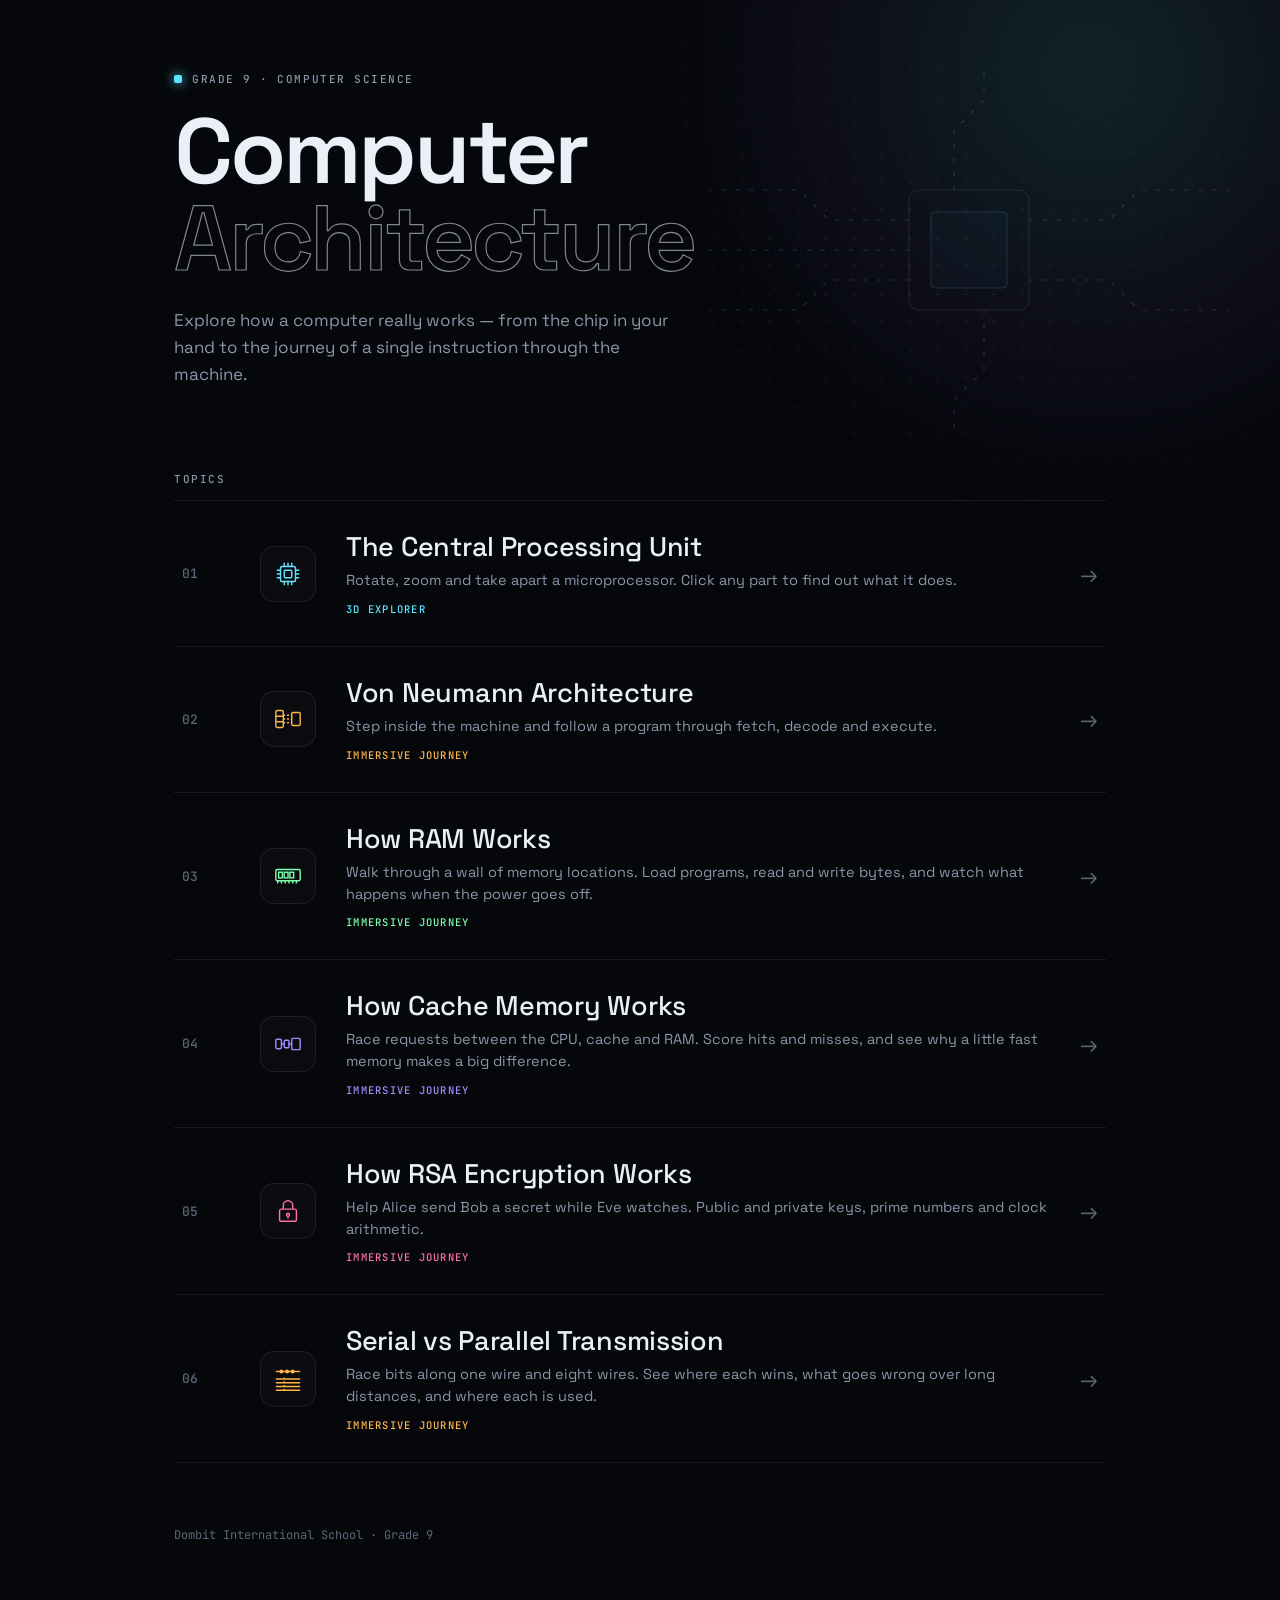
<file: index.html>
<!doctype html>
<html lang="en">
<head>
<meta charset="utf-8">
<meta name="viewport" content="width=device-width, initial-scale=1">
<title>Computer Architecture</title>
<link rel="preconnect" href="https://fonts.googleapis.com">
<link rel="preconnect" href="https://fonts.gstatic.com" crossorigin>
<link href="https://fonts.googleapis.com/css2?family=JetBrains+Mono:wght@400;500&family=Space+Grotesk:wght@400;500;600;700&display=swap" rel="stylesheet">
<link rel="stylesheet" href="style.css">
<style>
  body { min-height: 100vh; overflow-x: hidden; }

  /* quiet circuit-board backdrop */
  .backdrop { position: fixed; inset: 0; z-index: 0; pointer-events: none; }
  .backdrop::before {
    content: ""; position: absolute; inset: 0;
    background-image: radial-gradient(rgba(255,255,255,.07) 1px, transparent 1px);
    background-size: 28px 28px;
    mask-image: radial-gradient(ellipse 70% 60% at 70% 30%, #000 10%, transparent 75%);
    -webkit-mask-image: radial-gradient(ellipse 70% 60% at 70% 30%, #000 10%, transparent 75%);
  }
  .backdrop::after {
    content: ""; position: absolute; width: 900px; height: 900px; right: -260px; top: -380px; border-radius: 50%;
    background: radial-gradient(circle, rgba(94,230,255,.13), rgba(164,140,255,.06) 40%, transparent 70%);
    filter: blur(20px);
  }
  .backdrop svg { position: absolute; right: 4vw; top: 70px; width: min(520px, 60vw); opacity: .55; }
  .trace { fill: none; stroke: rgba(94,230,255,.35); stroke-width: 1.2; stroke-dasharray: 4 10; animation: flow 3s linear infinite; }
  .trace.a { stroke: rgba(255,181,71,.35); animation-duration: 4s; }
  .trace.v { stroke: rgba(164,140,255,.4); animation-direction: reverse; }
  @keyframes flow { to { stroke-dashoffset: -56; } }

  main { position: relative; z-index: 1; max-width: 980px; margin: 0 auto; padding: 72px 24px 80px; }
  header .kicker { margin-bottom: 22px; display: flex; gap: 10px; align-items: center; }
  header .kicker::before { content: ""; width: 8px; height: 8px; border-radius: 2px; background: var(--cyan); box-shadow: 0 0 12px var(--cyan); }
  h1 { font-size: clamp(44px, 8vw, 92px); line-height: .95; font-weight: 600; letter-spacing: -.035em; }
  h1 em { font-style: normal; color: transparent; -webkit-text-stroke: 1.2px rgba(234,240,247,.55); }
  .lede { max-width: 520px; margin-top: 24px; color: var(--muted); font-size: 17px; line-height: 1.6; }

  .section-label { margin: 84px 0 14px; display: flex; justify-content: space-between; align-items: baseline; }
  .topics { list-style: none; border-top: 1px solid var(--line); }
  .topics li { border-bottom: 1px solid var(--line); }
  .topics a {
    display: grid; grid-template-columns: 56px 64px 1fr auto; align-items: center; gap: 22px;
    padding: 28px 8px; text-decoration: none; position: relative; transition: background .3s;
  }
  .topics a::before {
    content: ""; position: absolute; left: 0; top: 0; bottom: 0; width: 2px; background: var(--accent, var(--cyan));
    transform: scaleY(0); transition: transform .35s cubic-bezier(.2,.8,.2,1);
  }
  .topics a:hover { background: linear-gradient(90deg, rgba(255,255,255,.035), transparent 70%); }
  .topics a:hover::before { transform: scaleY(1); }
  .num { font: 500 13px var(--mono); color: var(--dim); }
  .ico { width: 56px; height: 56px; border-radius: 14px; display: grid; place-items: center; border: 1px solid var(--line); background: rgba(255,255,255,.02); color: var(--accent, var(--cyan)); transition: transform .4s cubic-bezier(.2,.8,.2,1), border-color .3s; }
  .topics a:hover .ico { transform: rotate(-6deg) scale(1.06); border-color: var(--accent); }
  .ico svg { width: 30px; height: 30px; }
  .t-title { font-size: clamp(20px, 3vw, 27px); font-weight: 500; letter-spacing: -.01em; }
  .t-desc { color: var(--muted); font-size: 14.5px; margin-top: 6px; line-height: 1.5; }
  .tag { display: inline-block; margin-top: 10px; font: 500 10.5px var(--mono); letter-spacing: .12em; text-transform: uppercase; color: var(--accent); }
  .arrow { font-size: 22px; color: var(--dim); transition: transform .35s cubic-bezier(.2,.8,.2,1), color .3s; }
  .topics a:hover .arrow { transform: translateX(6px); color: var(--ink); }

  footer { margin-top: 64px; color: var(--dim); font: 400 12px var(--mono); }

  @media (max-width: 640px) {
    main { padding-top: 48px; }
    .topics a { grid-template-columns: 48px 1fr auto; gap: 14px; padding: 22px 4px; }
    .num { display: none; }
    .ico { width: 48px; height: 48px; }
    .backdrop svg { display: none; }
  }
</style>
</head>
<body>
<div class="backdrop" aria-hidden="true">
  <svg viewBox="0 0 520 360">
    <rect x="200" y="120" width="120" height="120" rx="10" fill="none" stroke="rgba(255,255,255,.18)"/>
    <rect x="222" y="142" width="76" height="76" rx="4" fill="rgba(94,230,255,.05)" stroke="rgba(94,230,255,.3)"/>
    <path class="trace" d="M200 150 H120 L90 120 H0"/>
    <path class="trace" d="M200 180 H0"/>
    <path class="trace" d="M200 210 H120 L90 240 H0"/>
    <path class="trace a" d="M320 150 H400 L430 120 H520"/>
    <path class="trace a" d="M320 210 H400 L430 240 H520"/>
    <path class="trace v" d="M245 120 V60 L275 30 V0"/>
    <path class="trace v" d="M275 240 V300 L245 330 V360"/>
  </svg>
</div>

<main>
  <header>
    <div class="kicker">Grade 9 · Computer Science</div>
    <h1>Computer<br><em>Architecture</em></h1>
    <p class="lede">Explore how a computer really works — from the chip in your hand to the journey of a single instruction through the machine.</p>
  </header>

  <div class="section-label">
    <span class="kicker">Topics</span>
  </div>

  <!--
    TO ADD A NEW PAGE: copy one <li> ... </li> block below, paste it at the end of the list,
    then change the link (href), number, title, description and tag.
    The --accent colour can be any colour, e.g. #7dffb0
  -->
  <ol class="topics">
    <li>
      <a href="cpu.html" style="--accent: var(--cyan)">
        <span class="num">01</span>
        <span class="ico" aria-hidden="true">
          <svg viewBox="0 0 32 32" fill="none" stroke="currentColor" stroke-width="1.5"><rect x="8" y="8" width="16" height="16" rx="2"/><rect x="12" y="12" width="8" height="8" rx="1"/><path d="M12 4v4M16 4v4M20 4v4M12 24v4M16 24v4M20 24v4M4 12h4M4 16h4M4 20h4M24 12h4M24 16h4M24 20h4"/></svg>
        </span>
        <span>
          <div class="t-title">The Central Processing Unit</div>
          <div class="t-desc">Rotate, zoom and take apart a microprocessor. Click any part to find out what it does.</div>
          <span class="tag">3D explorer</span>
        </span>
        <span class="arrow" aria-hidden="true">→</span>
      </a>
    </li>
    <li>
      <a href="von-neumann.html" style="--accent: var(--amber)">
        <span class="num">02</span>
        <span class="ico" aria-hidden="true">
          <svg viewBox="0 0 32 32" fill="none" stroke="currentColor" stroke-width="1.5"><rect x="3" y="7" width="8" height="18" rx="1.5"/><path d="M3 13h8M3 19h8"/><rect x="20" y="9" width="9" height="14" rx="1.5"/><path d="M11 12h9M11 16h9M11 20h9" stroke-dasharray="2 2"/></svg>
        </span>
        <span>
          <div class="t-title">Von Neumann Architecture</div>
          <div class="t-desc">Step inside the machine and follow a program through fetch, decode and execute.</div>
          <span class="tag">Immersive journey</span>
        </span>
        <span class="arrow" aria-hidden="true">→</span>
      </a>
    </li>
    <li>
      <a href="ram.html" style="--accent: var(--green)">
        <span class="num">03</span>
        <span class="ico" aria-hidden="true">
          <svg viewBox="0 0 32 32" fill="none" stroke="currentColor" stroke-width="1.5"><rect x="3" y="9" width="26" height="12" rx="1.5"/><rect x="6" y="12" width="4" height="6"/><rect x="12" y="12" width="4" height="6"/><rect x="18" y="12" width="4" height="6"/><path d="M5 21v3M9 21v3M13 21v3M17 21v3M21 21v3M25 21v3"/></svg>
        </span>
        <span>
          <div class="t-title">How RAM Works</div>
          <div class="t-desc">Walk through a wall of memory locations. Load programs, read and write bytes, and watch what happens when the power goes off.</div>
          <span class="tag">Immersive journey</span>
        </span>
        <span class="arrow" aria-hidden="true">→</span>
      </a>
    </li>
    <li>
      <a href="cache.html" style="--accent: var(--violet)">
        <span class="num">04</span>
        <span class="ico" aria-hidden="true">
          <svg viewBox="0 0 32 32" fill="none" stroke="currentColor" stroke-width="1.5"><rect x="3" y="11" width="6" height="10" rx="1.5"/><rect x="12" y="12" width="5" height="8" rx="1"/><rect x="20" y="10" width="9" height="12" rx="1"/><path d="M9 16h3M17 16h3"/></svg>
        </span>
        <span>
          <div class="t-title">How Cache Memory Works</div>
          <div class="t-desc">Race requests between the CPU, cache and RAM. Score hits and misses, and see why a little fast memory makes a big difference.</div>
          <span class="tag">Immersive journey</span>
        </span>
        <span class="arrow" aria-hidden="true">→</span>
      </a>
    </li>
    <li>
      <a href="rsa.html" style="--accent: var(--pink)">
        <span class="num">05</span>
        <span class="ico" aria-hidden="true">
          <svg viewBox="0 0 32 32" fill="none" stroke="currentColor" stroke-width="1.5"><rect x="7" y="14" width="18" height="13" rx="2"/><path d="M11 14v-4a5 5 0 0 1 10 0v4"/><circle cx="16" cy="20" r="1.6"/><path d="M16 21.6v2.4"/></svg>
        </span>
        <span>
          <div class="t-title">How RSA Encryption Works</div>
          <div class="t-desc">Help Alice send Bob a secret while Eve watches. Public and private keys, prime numbers and clock arithmetic.</div>
          <span class="tag">Immersive journey</span>
        </span>
        <span class="arrow" aria-hidden="true">→</span>
      </a>
    </li>
    <li>
      <a href="serial-parallel.html" style="--accent: var(--amber)">
        <span class="num">06</span>
        <span class="ico" aria-hidden="true">
          <svg viewBox="0 0 32 32" fill="none" stroke="currentColor" stroke-width="1.5"><path d="M3 8h26"/><circle cx="9" cy="8" r="1.4" fill="currentColor"/><circle cx="15" cy="8" r="1.4" fill="currentColor"/><circle cx="21" cy="8" r="1.4" fill="currentColor"/><path d="M3 16h26M3 20h26M3 24h26M3 28h26"/><path d="M12 14.5v15" stroke-dasharray="1.5 2.5"/></svg>
        </span>
        <span>
          <div class="t-title">Serial vs Parallel Transmission</div>
          <div class="t-desc">Race bits along one wire and eight wires. See where each wins, what goes wrong over long distances, and where each is used.</div>
          <span class="tag">Immersive journey</span>
        </span>
        <span class="arrow" aria-hidden="true">→</span>
      </a>
    </li>
  </ol>

  <footer>Dombit International School · Grade 9</footer>
</main>
</body>
</html>
</file>
<file: style.css>
/* Shared styles for all Computer Architecture pages */
:root {
  --bg: #05070b;
  --panel: rgba(12, 16, 24, 0.72);
  --panel-solid: #0c1018;
  --line: rgba(255, 255, 255, 0.08);
  --line-strong: rgba(255, 255, 255, 0.18);
  --ink: #eaf0f7;
  --muted: #8a96a8;
  --dim: #5b6676;
  --cyan: #5ee6ff;
  --amber: #ffb547;
  --violet: #a48cff;
  --pink: #ff6fae;
  --green: #7dffb0;
  --font: "Space Grotesk", system-ui, -apple-system, "Segoe UI", sans-serif;
  --mono: "JetBrains Mono", ui-monospace, Menlo, Consolas, monospace;
}

* { box-sizing: border-box; margin: 0; padding: 0; }
html, body { background: var(--bg); color: var(--ink); font-family: var(--font); -webkit-font-smoothing: antialiased; }
a { color: inherit; }
button { font: inherit; color: inherit; }

/* ---------- full-screen 3D pages ---------- */
.stage { overflow: hidden; height: 100vh; height: 100dvh; }
.stage #c { position: fixed; inset: 0; width: 100%; height: 100%; display: block; touch-action: none; outline: none; }

.topbar {
  position: fixed; top: 0; left: 0; right: 0; z-index: 10;
  display: flex; align-items: center; gap: 14px; padding: 16px 18px;
  pointer-events: none;
}
.topbar > * { pointer-events: auto; }
.back {
  font: 500 12px var(--mono); letter-spacing: .02em; color: var(--muted); text-decoration: none;
  padding: 8px 13px; border: 1px solid var(--line); border-radius: 999px;
  background: rgba(8, 11, 17, .6); backdrop-filter: blur(10px); -webkit-backdrop-filter: blur(10px);
  transition: color .2s, border-color .2s;
}
.back:hover { color: var(--ink); border-color: var(--line-strong); }
.page-title { font-weight: 600; font-size: 15px; letter-spacing: .01em; text-shadow: 0 1px 12px #000; }
.page-title span { color: var(--muted); font-weight: 400; }

.glass {
  background: var(--panel); border: 1px solid var(--line); border-radius: 18px;
  backdrop-filter: blur(16px) saturate(140%); -webkit-backdrop-filter: blur(16px) saturate(140%);
  box-shadow: 0 20px 60px rgba(0, 0, 0, .45);
}

.btn {
  display: inline-flex; align-items: center; justify-content: center; gap: 8px;
  height: 38px; padding: 0 14px; border-radius: 10px; cursor: pointer;
  border: 1px solid var(--line-strong); background: rgba(255, 255, 255, .04);
  font: 500 13px var(--font); color: var(--ink); transition: background .2s, border-color .2s, transform .1s;
  -webkit-tap-highlight-color: transparent;
}
.btn:hover { background: rgba(255, 255, 255, .09); }
.btn:active { transform: scale(.97); }
.btn.primary { background: var(--ink); color: #05070b; border-color: var(--ink); }
.btn.primary:hover { background: #fff; }
.btn.icon { width: 38px; padding: 0; }
.btn[aria-pressed="true"] { border-color: var(--cyan); color: var(--cyan); }

.kicker { font: 500 11px var(--mono); letter-spacing: .14em; text-transform: uppercase; color: var(--muted); }
.mono { font-family: var(--mono); }

.hint {
  position: fixed; left: 50%; bottom: 18px; transform: translateX(-50%); z-index: 4;
  font: 400 11px var(--mono); color: var(--dim); letter-spacing: .06em; white-space: nowrap; pointer-events: none;
  transition: opacity .6s;
}

.loading {
  position: fixed; inset: 0; z-index: 50; display: grid; place-items: center; background: var(--bg);
  font: 400 12px var(--mono); color: var(--muted); letter-spacing: .14em; transition: opacity .8s;
}
.loading.done { opacity: 0; pointer-events: none; }

@media (prefers-reduced-motion: reduce) {
  * { transition-duration: .01ms !important; animation-duration: .01ms !important; }
}
</file>
